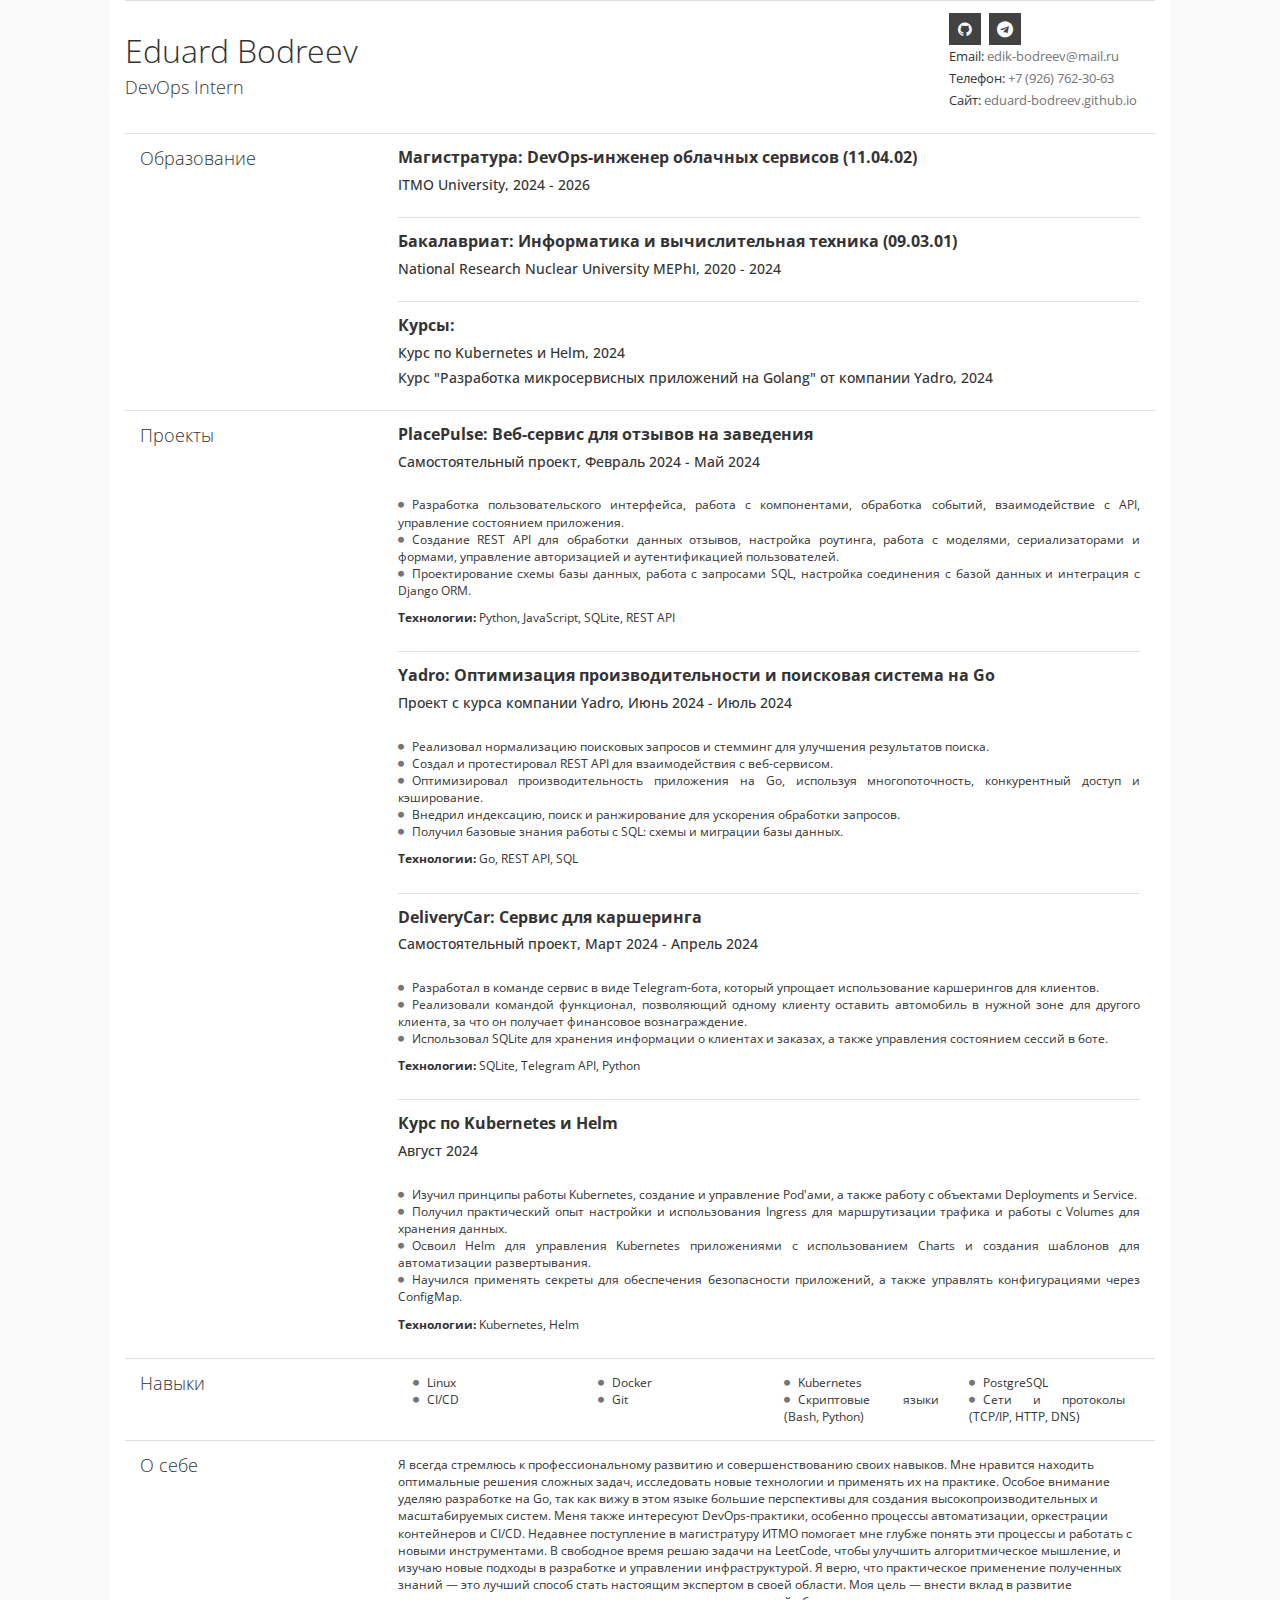
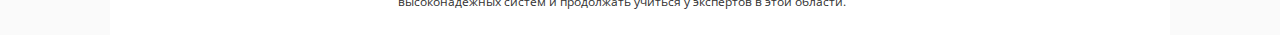
<file: index.html>
<!DOCTYPE html>
<html lang="ru">
<head>
    <meta charset="UTF-8">
    <meta name="viewport" content="width=device-width, initial-scale=1.0">
    <title>Eduard Bodreev - DevOps Intern</title>
    <link href="https://fonts.googleapis.com/css?family=Open+Sans:400,300,600,700" rel="stylesheet">
    <link rel="stylesheet" href="https://maxcdn.bootstrapcdn.com/font-awesome/4.7.0/css/font-awesome.min.css">
    <link rel="stylesheet" href="https://maxcdn.bootstrapcdn.com/bootstrap/3.3.6/css/bootstrap.min.css">
    <link rel="stylesheet" href="css/style.css">
</head>
<body>

<div id="page" class="container">
  <div id="header">
    <div class="header-classic cv-section">
      <div class="col-md-9-custom">
          <h1>Eduard Bodreev</h1>
          <h2>DevOps Intern</h2>
      </div>
      <div class="col-md-4-custom right">
        <div class="social-box">
          <a href="https://github.com/Eduard-Bodreev" class="github-icon" target="_blank"><i class="fa fa-github"></i></a>
          <a href="https://t.me/AdDadaya" class="telegram-icon" target="_blank"><i class="fa fa-telegram"></i></a>
        </div>
        <div class="contact-info">
          <p>
            Email: <a href="mailto:edik-bodreev@mail.ru">edik-bodreev@mail.ru</a><br />
            Телефон: <a href="tel:+79267623063">+7 (926) 762-30-63</a><br />
            Сайт: <a href="https://eduard-bodreev.github.io/">eduard-bodreev.github.io</a>
          </p>
        </div>
      </div>
    </div>
  </div>
  
  <div id="content">
    <div class="content cv-section">
      <div class="col-md-3">
        <h2>Образование</h2>
      </div>
      <div class="col-md-9">
        <div class="cv-item">
          <h3>Магистратура: DevOps-инженер облачных сервисов (11.04.02)</h3>
          <h4>ITMO University, 2024 - 2026</h4>
        </div>
        <div class="cv-item">
          <h3>Бакалавриат: Информатика и вычислительная техника (09.03.01)</h4>
          <h4>National Research Nuclear University MEPhI, 2020 - 2024</h4>
        </div>
        <div class="cv-item">
          <h3>Курсы:</h3>
          <h4>Курс по Kubernetes и Helm, 2024</h4>
          <h4>Курс "Разработка микросервисных приложений на Golang" от компании Yadro, 2024</h4>
        </div>
      </div>
    </div>

    <div class="content cv-section">
      <div class="col-md-3">
        <h2>Проекты</h2>
      </div>
      <div class="col-md-9">
        <div class="cv-item">
          <h3>PlacePulse: Веб-сервис для отзывов на заведения</h3>
          <h4>Самостоятельный проект, Февраль 2024 - Май 2024</h4>
          <br />
          <ul>
            <li>Разработка пользовательского интерфейса, работа с компонентами, обработка событий, взаимодействие с API, управление состоянием приложения.</li>
            <li>Создание REST API для обработки данных отзывов, настройка роутинга, работа с моделями, сериализаторами и формами, управление авторизацией и аутентификацией пользователей.</li>
            <li>Проектирование схемы базы данных, работа с запросами SQL, настройка соединения с базой данных и интеграция с Django ORM.</li>
          </ul>
          <p><b>Технологии:</b> Python, JavaScript, SQLite, REST API</p>
        </div>

        <div class="cv-item">
          <h3>Yadro: Оптимизация производительности и поисковая система на Go</h3>
          <h4>Проект с курса компании Yadro, Июнь 2024 - Июль 2024</h4>
          <br />
          <ul>
            <li>Реализовал нормализацию поисковых запросов и стемминг для улучшения результатов поиска.</li>
            <li>Создал и протестировал REST API для взаимодействия с веб-сервисом.</li>
            <li>Оптимизировал производительность приложения на Go, используя многопоточность, конкурентный доступ и кэширование.</li>
            <li>Внедрил индексацию, поиск и ранжирование для ускорения обработки запросов.</li>
            <li>Получил базовые знания работы с SQL: схемы и миграции базы данных.</li>
          </ul>
          <p><b>Технологии:</b> Go, REST API, SQL</p>
        </div>

        <div class="cv-item">
          <h3>DeliveryCar: Сервис для каршеринга</h3>
          <h4>Самостоятельный проект, Март 2024 - Апрель 2024</h4>
          <br />
          <ul>
            <li>Разработал в команде сервис в виде Telegram-бота, который упрощает использование каршерингов для клиентов.</li>
            <li>Реализовали командой функционал, позволяющий одному клиенту оставить автомобиль в нужной зоне для другого клиента, за что он получает финансовое вознаграждение.</li>
            <li>Использовал SQLite для хранения информации о клиентах и заказах, а также управления состоянием сессий в боте.</li>
          </ul>
          <p><b>Технологии:</b> SQLite, Telegram API, Python</p>
        </div>

        <div class="cv-item">
          <h3>Курс по Kubernetes и Helm</h3>
          <h4>Август 2024</h4>
          <br />
          <ul>
            <li>Изучил принципы работы Kubernetes, создание и управление Pod'ами, а также работу с объектами Deployments и Service.</li>
            <li>Получил практический опыт настройки и использования Ingress для маршрутизации трафика и работы с Volumes для хранения данных.</li>
            <li>Освоил Helm для управления Kubernetes приложениями с использованием Charts и создания шаблонов для автоматизации развертывания.</li>
            <li>Научился применять секреты для обеспечения безопасности приложений, а также управлять конфигурациями через ConfigMap.</li>
          </ul>
          <p><b>Технологии:</b> Kubernetes, Helm</p>
        </div>
      </div>
    </div>

    <div class="content cv-section">
      <div class="col-md-3">
        <h2>Навыки</h2>
      </div>
      <div class="col-md-9">
        <div class="container text-left col-xs-12">
          <div class="row">
            <div class="col-xs-3">
              <li>Linux</li>
            </div>
            <div class="col-xs-3">
              <li>Docker</li>
            </div>
            <div class="col-xs-3">
              <li>Kubernetes</li>
            </div>
            <div class="col-xs-3">
              <li>PostgreSQL</li>
            </div>
          </div>
          <div class="row">
            <div class="col-xs-3">
              <li>CI/CD</li>
            </div>
            <div class="col-xs-3">
              <li>Git</li>
            </div>
            <div class="col-xs-3">
              <li>Скриптовые языки (Bash, Python)</li>
            </div>
            <div class="col-xs-3">
              <li>Сети и протоколы (TCP/IP, HTTP, DNS)</li>
            </div>
          </div>
        </div>
      </div>
    </div>

    <div class="content cv-section">
      <div class="col-md-3">
        <h2>О себе</h2>
      </div>
      <div class="col-md-9">
        <p>Я всегда стремлюсь к профессиональному развитию и совершенствованию своих навыков. Мне нравится находить оптимальные решения сложных задач, исследовать новые технологии и применять их на практике. Особое внимание уделяю разработке на Go, так как вижу в этом языке большие перспективы для создания высокопроизводительных и масштабируемых систем.

Меня также интересуют DevOps-практики, особенно процессы автоматизации, оркестрации контейнеров и CI/CD. Недавнее поступление в магистратуру ИТМО помогает мне глубже понять эти процессы и работать с новыми инструментами.

В свободное время решаю задачи на LeetCode, чтобы улучшить алгоритмическое мышление, и изучаю новые подходы в разработке и управлении инфраструктурой. Я верю, что практическое применение полученных знаний — это лучший способ стать настоящим экспертом в своей области. Моя цель — внести вклад в развитие высоконадежных систем и продолжать учиться у экспертов в этой области.</p>
      </div>
    </div>
  </div>

</div>

</body>
</html>
</file>
<file: css/style.css>
body {
  background-color: #FAFAFA;
  background-attachment: fixed;
  font-family: 'Open Sans', sans-serif;
  height: 100%;
  width: 100%;
  font-size: 12px;
}
a {
  -webkit-transition: all 0.3s ease;
  -moz-transition: all 0.3s ease;
  -ms-transition: all 0.3s ease;
  -o-transition: all 0.3s ease;
  transition: all 0.3s ease;
  text-decoration: none;
  color: #757575;
}
a:hover {
  color: #FFB300 !important;
  text-decoration: none;
}
.disable {
  color: #E0E0E0 !important;
}
#page {
  background-color: #fff;
  position: relative;
}
@media (min-width: 992px) {
  #page {
    /* margin: 48px auto; */
  }
}
@media (min-width: 1200px) {
  #page {
    /* margin: 96px auto; */
    max-width: 1060px;
  }

  .header-classic.cv-section {
    padding: 0 3em;
  }

  .col-md-4-custom {
    width: 20% !important;
  }

  .col-md-9-custom {
    width: 80% !important;
  }
}
.header-classic.cv-section {
  padding: 1em 0;
}
.cv-section {
  margin: 0 auto;
  padding: 15px 0;
  border-top: 1px solid #E0E0E0;
  position: relative;
  *zoom: 1;
}
.cv-section:before,
.cv-section:after {
  content: "";
  display: table;
}
.cv-section:after {
  clear: both;
}
/*================================================================
  #HEADER
  ================================================================*/
#header h1,
#header h2 {
  font-weight: 300;
}
#header > .cv-section {
  border-bottom: 1px solid #E0E0E0;
}
#header .social-box {
  height: 32px;
  margin: 0 auto 0 0;
}
#header .social-box i {
  width: 32px;
  height: 32px;
  display: block;
  text-align: center;
  line-height: 32px;
  font-size: 16px;
  float: left;
  color: #FAFAFA;
  background-color: #424242;
  margin-right: 8px;
  margin-bottom: 8px;
  -webkit-transition: all 0.2s ease;
  -moz-transition: all 0.2s ease;
  -ms-transition: all 0.2s ease;
  -o-transition: all 0.2s ease;
  transition: all 0.2s ease;
}
#header .social-box i:hover {
  background-color: #FFB300;
}
#header .social-box a:last-child i {
  margin-right: 0;
}
/*================================================================
  #HEADER - header-classic
  ================================================================*/
.header-classic h1 {
  font-size: 32px;
  /* margin-top: 40px; */
}
.header-classic h2 {
  margin: 0;
  font-size: 18px;
}
.header-classic .contact-info {
  /* margin-top: 24px; */
  text-align: left;
}
.header-classic .contact-info p {
  font-size: 13px;
  line-height: 22px;
}
.header-classic h1,
.header-classic h2 {
  text-align: left;
}

.header-classic .right {
  text-align: right;
  margin-top: 0;
}

.header-classic .social-box {
  margin: 0;
}
.col-md-4-custom {
  width: 30%;
  display: flex;
  flex-direction: column;
  align-items: start;
}
.col-md-3-custom {
  width: 25%;
}
.col-md-9-custom {
  float: left;
  width: 70%;
}
/*================================================================
  #CONTENT
  ================================================================*/
#content > .cv-section:first-child {
  border-top: 0;
}
.content h2 {
  margin: 0;
  font-size: 18px;
  font-weight: 300;
  /* color: #BDBDBD; */
  margin-bottom: 1em;
}
.content h3 {
  margin-top: 0px;
  font-size: 16px;
  font-weight: bold;
}
.content h4 {
  font-size: 14px;
}
.content .fa {
  color: #757575;
}
.cv-item {
  *zoom: 1;
}
.cv-item:before,
.cv-item:after {
  content: "";
  display: table;
}
.cv-item:after {
  clear: both;
}
.cv-item + .cv-item {
  border-top: 1px solid #E0E0E0;
  /* margin-top: 48px; */
  padding: 15px 0;
}
.cv-item:first-child {
  padding-bottom: 15px;
}
.cv-item:last-child {
  padding-bottom: 0px;
}
.cv-item.list {
  border: none;
  margin: 0;
  padding-top: 24px;
}
.cv-item.list:first-child {
  padding-top: 0;
}
.cv-item.list h3 {
  font-weight: normal;
}
@media (min-width: 992px) {
  .cv-item.list:last-child h3 {
    margin: 0;
  }
}
ul {
  padding: 0;
}
li {
  list-style: none;
  text-align: justify;
}
li:before {
  font-family: 'FontAwesome';
  font-size: 7px;
  content: "";
  margin-right: 8px;
  top: -2px;
  position: relative;
  color: #757575;
}
@media print {
  a[href]:after {
    content: none !important;
  }
  .img-circle {
    -webkit-border-radius: 0;
    -moz-border-radius: 0;
    border-radius: 0;
  }
}
</file>
